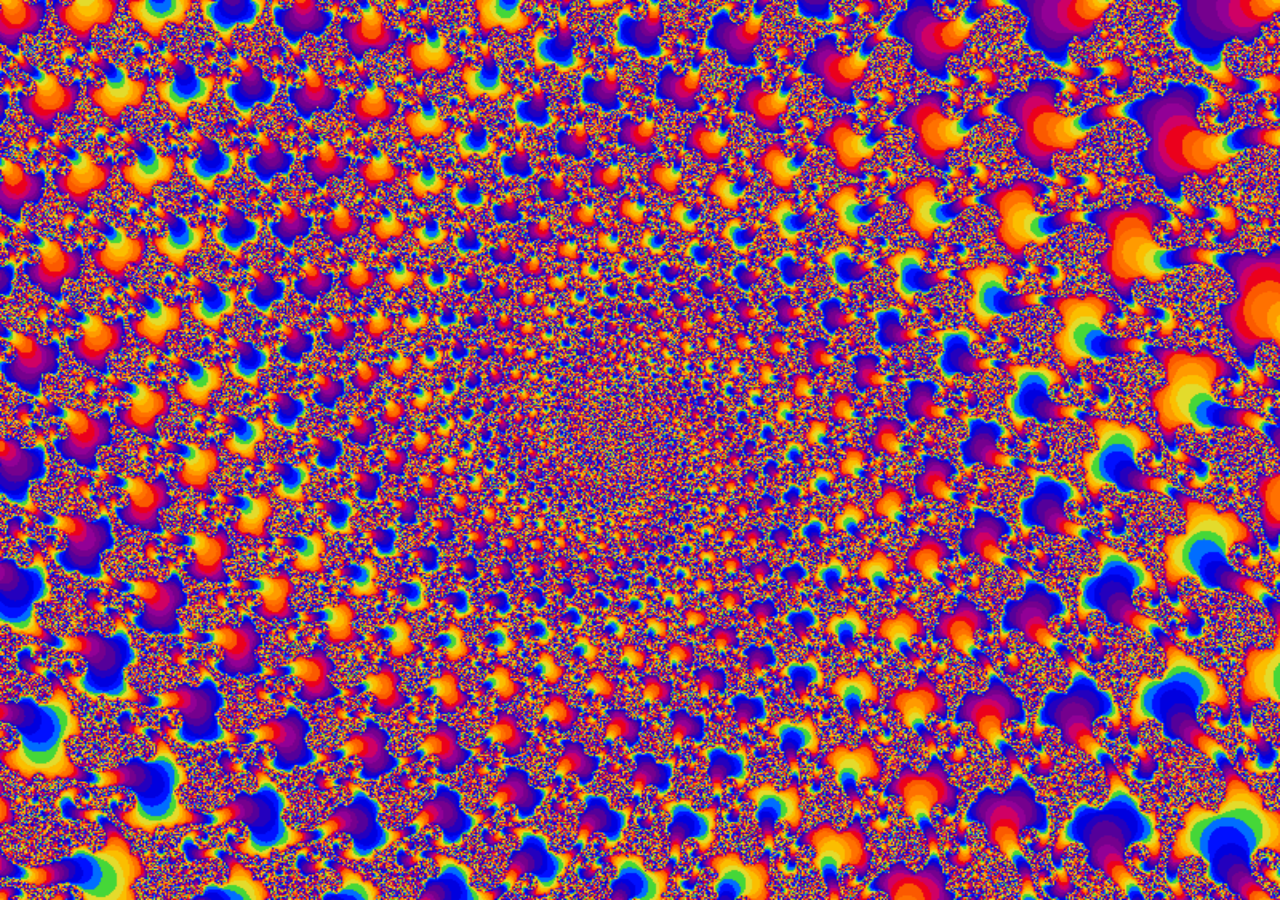
<file: pi/index.html>
<!DOCTYPE html>
<html>
    <head>
      <link href="css/bootstrap.min.css" rel="stylesheet">
      <link href="css/bootstrap-theme.min.css" rel="stylesheet">
      <link href="css/main.css" rel="stylesheet">
      <title></title>
    </head>
    <body>
		<div class="images">
			<div class="main">
				<img class="main" src=".\img\image1.gif">
			</div>
			<div class="main">
				<img class="main" src=".\img\image2.gif">
			</div>
			<div class="main">
				<img class="main" src=".\img\image3.gif">
			</div>
			<div class="main">
				<img class="main" src=".\img\image4.gif">
			</div>
			<div class="main">
				<img class="main" src=".\img\image5.gif">
			</div>
			<div class="main">
				<img class="main" src=".\img\image0.gif">
			</div>
			</div>
		</div>
    </body>
    <script type="text/javascript" src="js/jquery-2.1.3.min.js"></script>
    <script type="text/javascript" src="js/bootstrap.min.js"></script>
    <script type="text/javascript" src="js/main.js"></script>
</html>
</file>
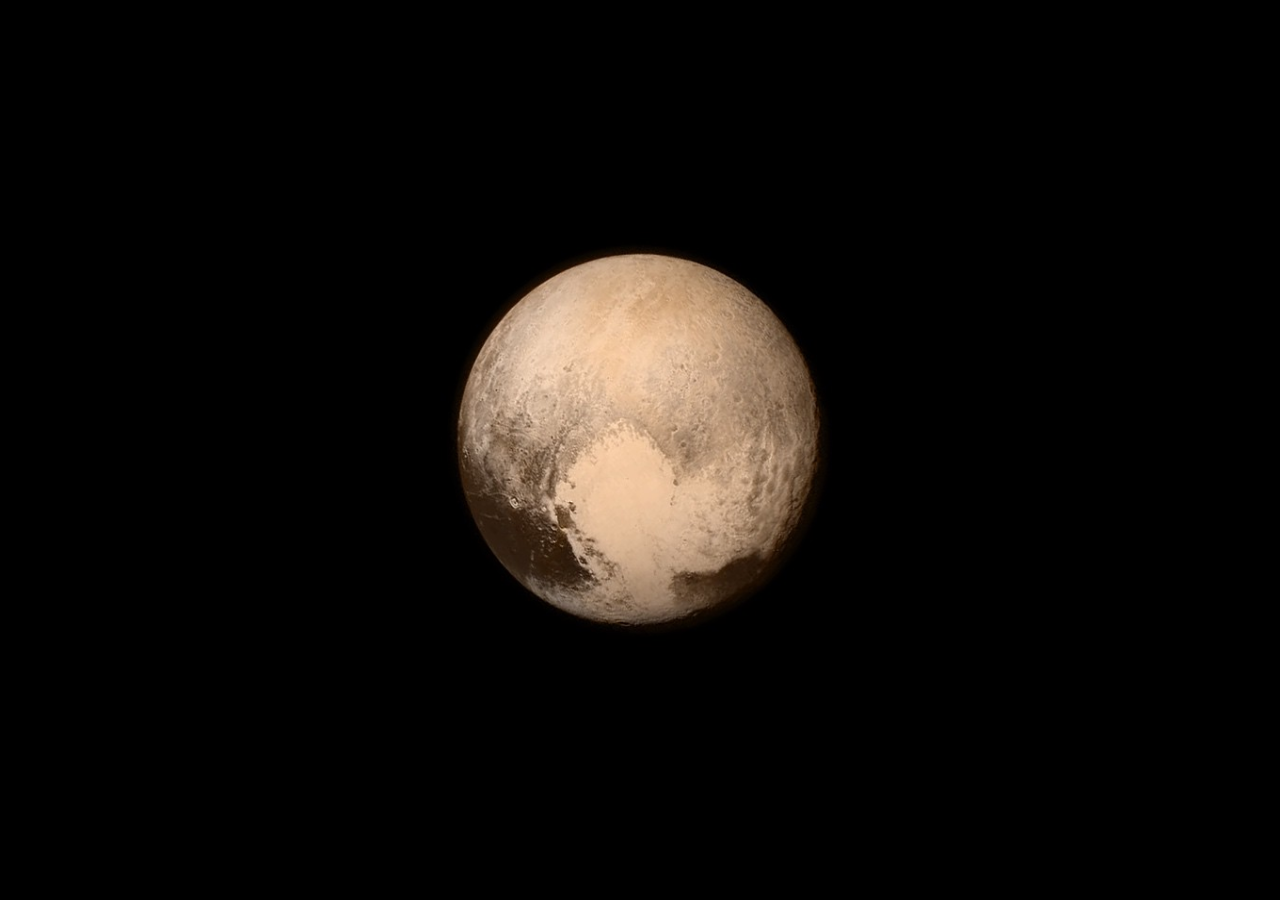
<file: pi/index_static.html>
<!DOCTYPE html>
<html>
    <head>
      <link href="css/bootstrap.min.css" rel="stylesheet">
      <link href="css/bootstrap-theme.min.css" rel="stylesheet">
      <link href="css/main.css" rel="stylesheet">
      <title></title>
    </head>
    <body>
		<div class="images">
			<div class="main">
				<img class="main" src=".\img\pluto.png">
			</div>
		</div>
    </body>
</html>
</file>
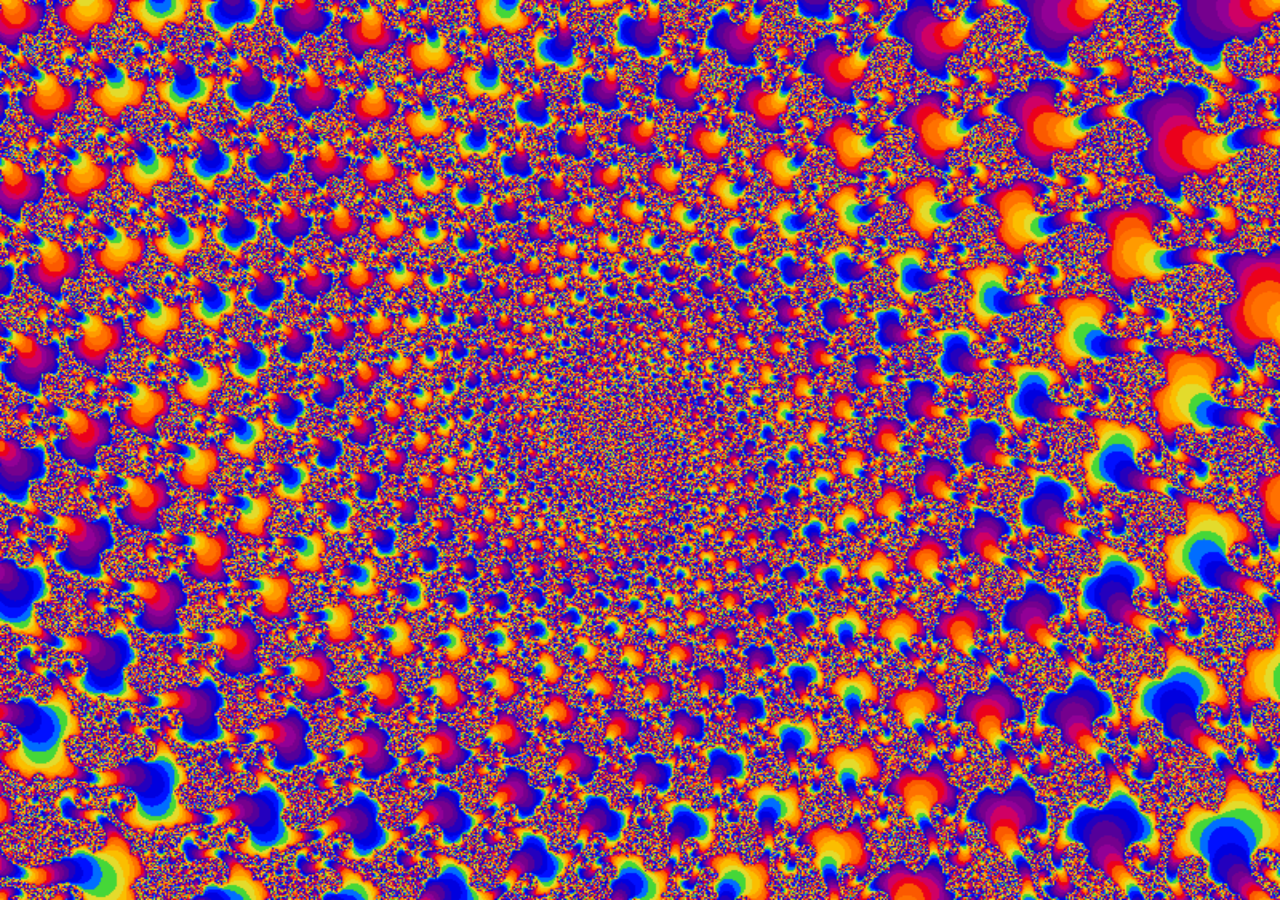
<file: pi/index_test.html>
<!DOCTYPE html>
<html>
    <head>
      <link href="css/bootstrap.min.css" rel="stylesheet">
      <link href="css/bootstrap-theme.min.css" rel="stylesheet">
      <link href="css/main.css" rel="stylesheet">
      <title></title>
    </head>
    <body>
		<div class="images">
			<div class="main">
				<img class="main" src=".\img\image1.gif">
			</div>
			<div class="main">
				<img class="main" src=".\img\image2.gif">
			</div>
			<div class="main">
				<img class="main" src=".\img\image3.gif">
			</div>
			<div class="main">
				<img class="main" src=".\img\image4.gif">
			</div>
			<div class="bomb">
				<img class="main" src=".\img\image5.gif">
			</div>
			<div class="main">
				<img class="main" src=".\img\image0.gif">
			</div>
			</div>
		</div>
    </body>
    <script type="text/javascript" src="js/jquery-2.1.3.min.js"></script>
    <script type="text/javascript" src="js/bootstrap.min.js"></script>
    <script type="text/javascript" src="js/main_test.js"></script>
</html>
</file>
<file: pi/css/main.css>
html, body, .main{
	width: 100%;
	height: 100%;
	margin: 0 auto;
	background-color: #000;
}

.main{
	position: absolute;
	top: 0;
	left: 0;
	-webkit-transition: 3s ease-in-out;
    -moz-transition: 3s ease-in-out;
    -o-transition: 3s ease-in-out;
}
</file>
